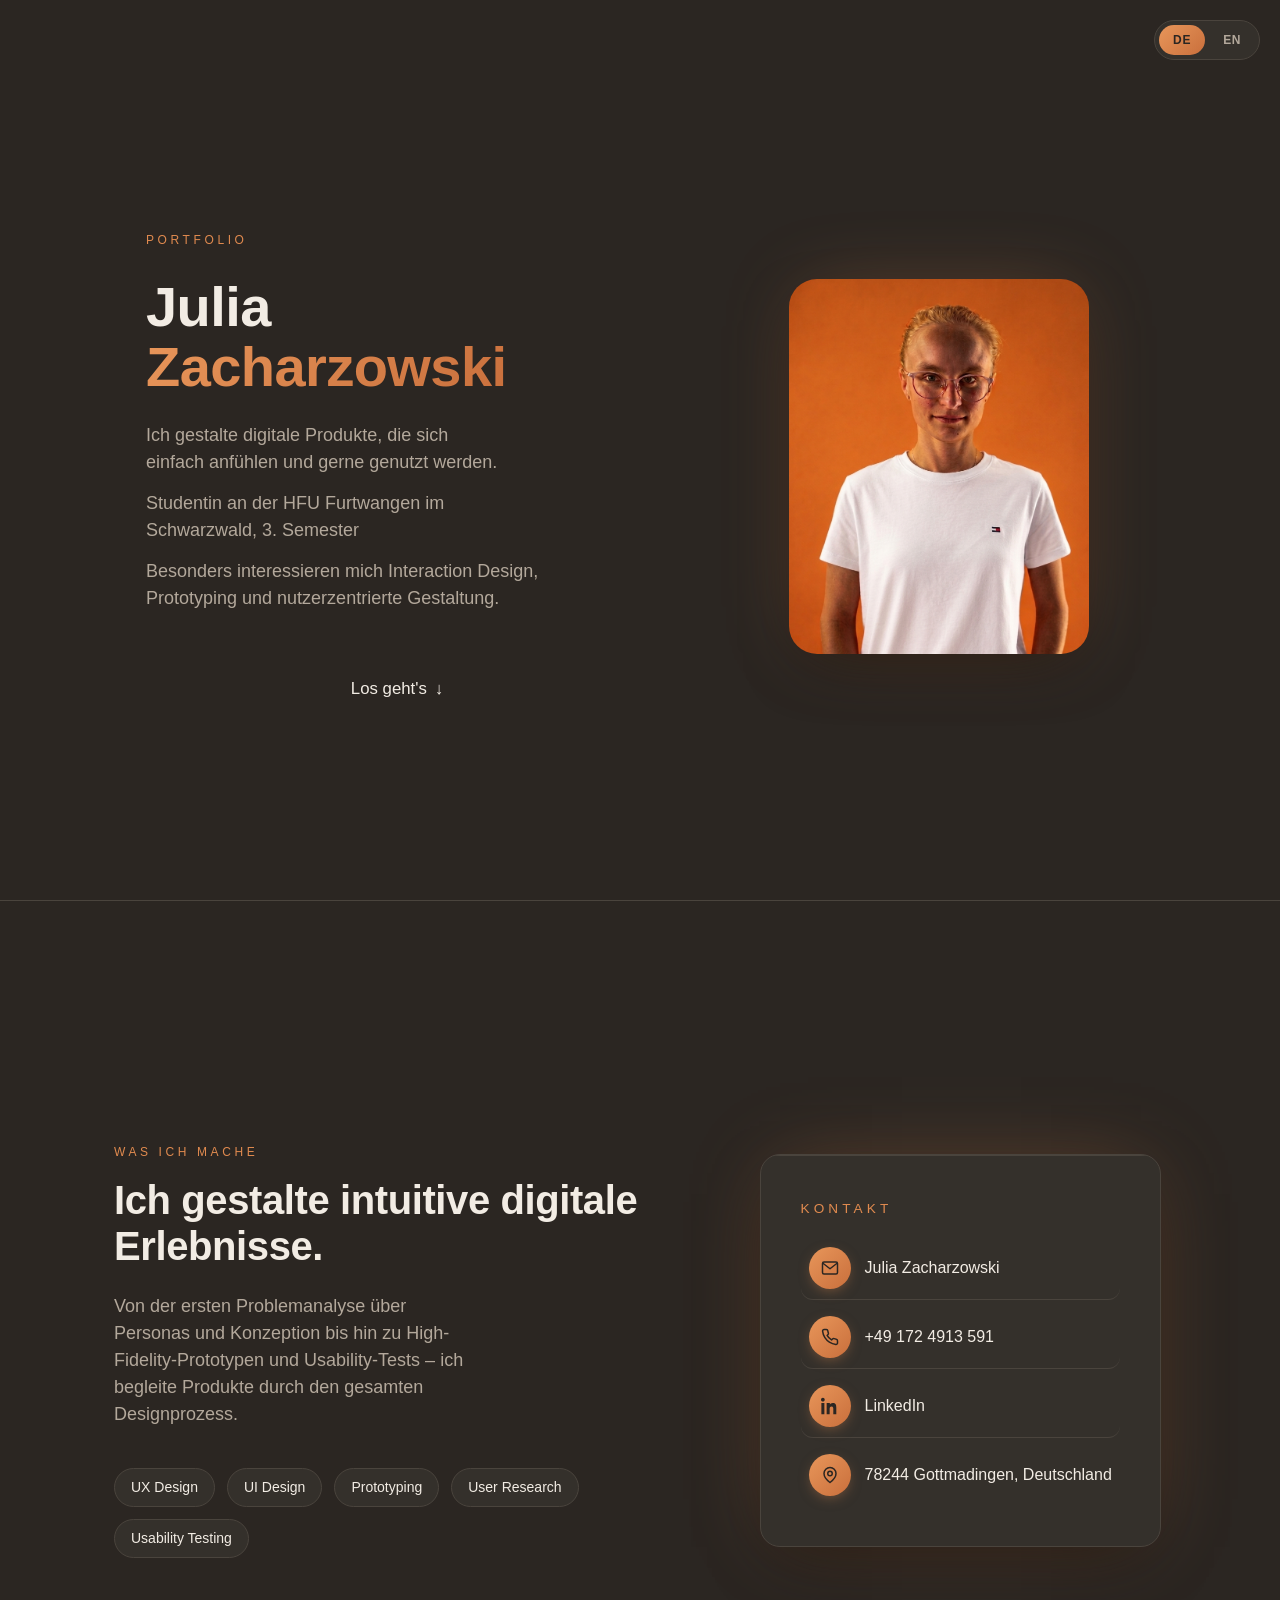
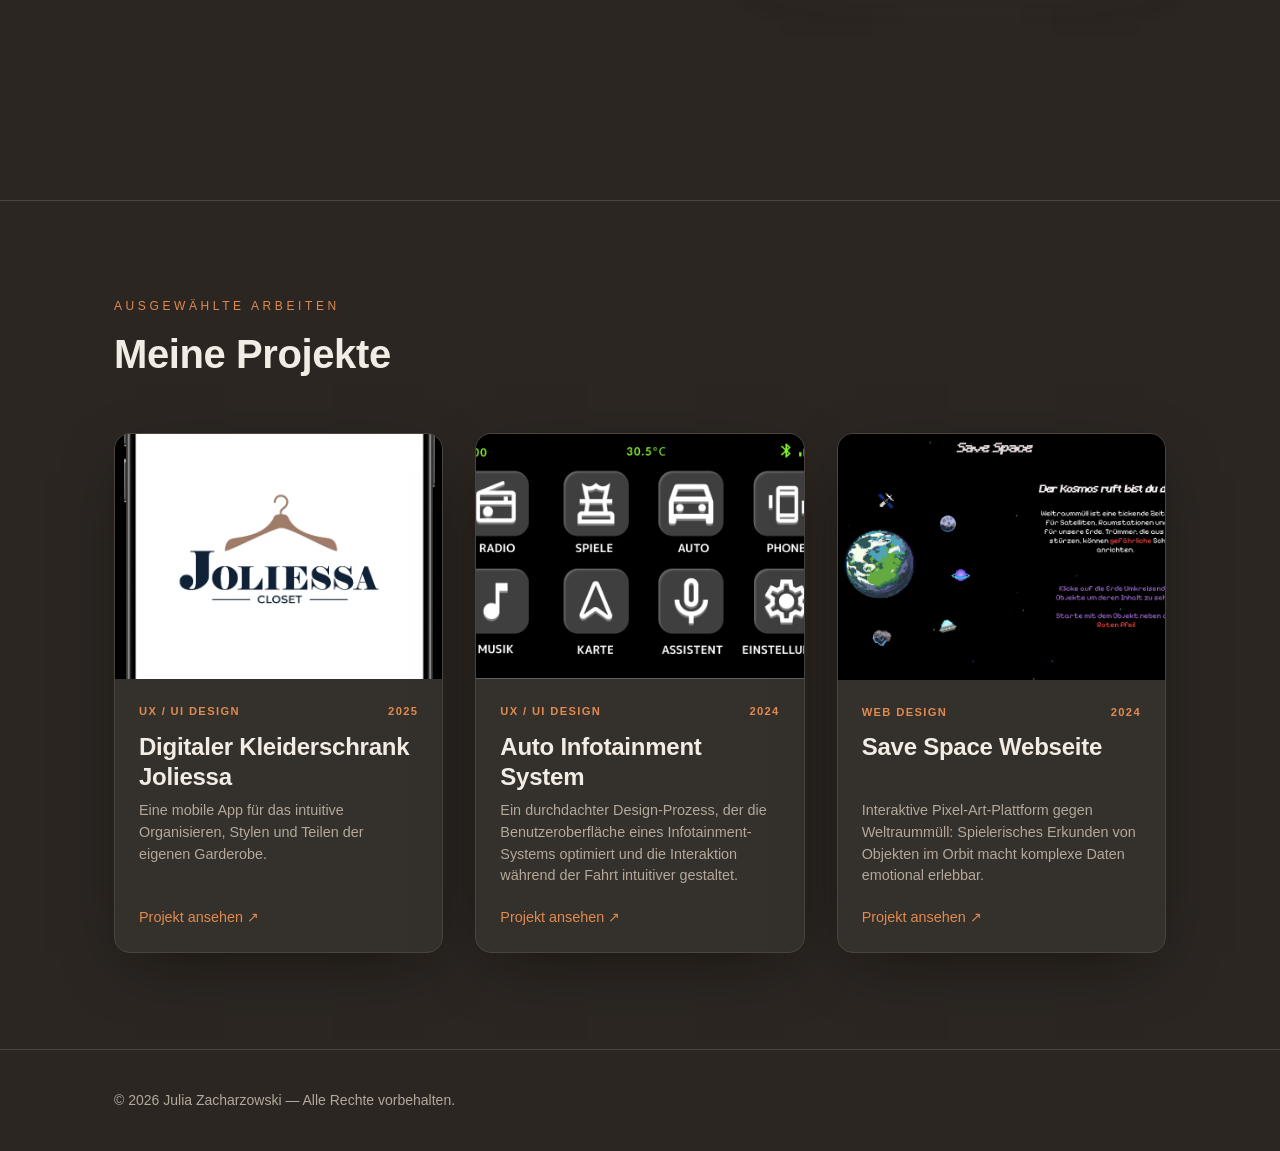
<file: index.html>
<!DOCTYPE html>
<html lang="de">
<head>
  <meta charset="UTF-8" />
  <meta name="viewport" content="width=device-width, initial-scale=1.0" />
  <title>Julia Zacharzowski Portfolio</title>
  <meta name="description" content="Portfolio von Julia Zacharzowski, UX/UI Designerin. Nutzerzentriertes Design von der Idee bis zum getesteten Prototyp." />
  <link rel="preconnect" href="https://fonts.googleapis.com" />
  <link rel="preconnect" href="https://fonts.gstatic.com" crossorigin />
  <link href="https://fonts.googleapis.com/css2?family=Arimo:wght@400;500;600;700&display=swap" rel="stylesheet" />
  <link rel="stylesheet" href="style.css" />
</head>
<body>
  <!-- Sprach-Toggle -->
  <div class="lang-toggle" role="group" aria-label="Sprache wählen / Choose language">
    <button type="button" class="lang-toggle__btn" data-lang="de">DE</button>
    <button type="button" class="lang-toggle__btn" data-lang="en">EN</button>
  </div>

  <!-- Hero -->
  <section class="hero">
    <div class="container hero__inner">
      <div class="hero__text reveal">
        <p class="eyebrow" data-i18n="hero.eyebrow">Portfolio</p>
        <h1 class="hero__title">Julia<br /><span class="text-gradient">Zacharzowski</span></h1>
        <p class="lead" data-i18n="hero.lead">Ich gestalte digitale Produkte, die sich einfach anfühlen und gerne genutzt werden.</p>
        <p class="hero__sublead" data-i18n="hero.study">Studentin an der HFU Furtwangen im Schwarzwald, 3. Semester</p>
        <p class="hero__sublead" data-i18n="hero.interests">Besonders interessieren mich Interaction Design, Prototyping und nutzerzentrierte Gestaltung.</p>
        <a href="#about" class="link-arrow"><span data-i18n="hero.cta">Los geht's</span> <span>&#8595;</span></a>
      </div>
      <div class="hero__image reveal">
        <img src="assets/hero1.png" alt="Porträt von Julia Zacharzowski" width="1280" height="1600" />
      </div>
    </div>
  </section>

  <!-- About + Kontakt -->
  <section id="about" class="section bordered">
    <div class="container grid-2">
      <div class="reveal">
        <p class="eyebrow" data-i18n="about.eyebrow">Was ich mache</p>
        <h2 class="section__title" data-i18n="about.title">Ich gestalte intuitive digitale Erlebnisse.</h2>
        <p class="lead" data-i18n="about.lead">Von der ersten Problemanalyse über Personas und Konzeption bis hin zu High-Fidelity-Prototypen und Usability-Tests – ich begleite Produkte durch den gesamten Designprozess.</p>
        <div class="tags">
          <span class="tag" data-i18n="about.tags.0">UX Design</span>
          <span class="tag" data-i18n="about.tags.1">UI Design</span>
          <span class="tag" data-i18n="about.tags.2">Prototyping</span>
          <span class="tag" data-i18n="about.tags.3">User Research</span>
          <span class="tag" data-i18n="about.tags.4">Usability Testing</span>
        </div>
      </div>
      <div class="card contact reveal">
        <p class="eyebrow" data-i18n="contact.eyebrow">Kontakt</p>
        <ul class="contact__list">
          <li>
            <span class="contact__icon">
              <svg viewBox="0 0 24 24" width="16" height="16" fill="none" stroke="currentColor" stroke-width="2" stroke-linecap="round" stroke-linejoin="round" aria-hidden="true">
                <rect x="2" y="4" width="20" height="16" rx="2" />
                <path d="m3 6 9 7 9-7" />
              </svg>
            </span>
            <a href="mailto:hallo@juliazacharzowski.de">Julia Zacharzowski</a>
          </li>
          <li>
            <span class="contact__icon">
              <svg viewBox="0 0 24 24" width="16" height="16" fill="none" stroke="currentColor" stroke-width="2" stroke-linecap="round" stroke-linejoin="round" aria-hidden="true">
                <path d="M22 16.92v3a2 2 0 0 1-2.18 2 19.79 19.79 0 0 1-8.63-3.07 19.5 19.5 0 0 1-6-6 19.79 19.79 0 0 1-3.07-8.67A2 2 0 0 1 4.11 2h3a2 2 0 0 1 2 1.72c.127.96.362 1.903.7 2.81a2 2 0 0 1-.45 2.11L8.09 9.91a16 16 0 0 0 6 6l1.27-1.27a2 2 0 0 1 2.11-.45c.907.338 1.85.573 2.81.7A2 2 0 0 1 22 16.92Z" />
              </svg>
            </span>
            <a href="tel:+49123456789">+49 172 4913 591</a>
          </li>
          <li>
            <span class="contact__icon">
              <svg viewBox="0 0 24 24" width="15" height="15" fill="currentColor" aria-hidden="true">
                <path d="M4.98 3.5C4.98 4.88 3.87 6 2.49 6S0 4.88 0 3.5 1.12 1 2.5 1s2.48 1.12 2.48 2.5ZM.5 8h4V23h-4V8Zm7.5 0h3.8v2.05h.05c.53-1 1.83-2.05 3.77-2.05 4.03 0 4.78 2.65 4.78 6.1V23h-4v-6.8c0-1.62-.03-3.7-2.26-3.7-2.26 0-2.6 1.77-2.6 3.6V23h-4V8Z"/>
              </svg>
            </span>
            <a href="https://www.linkedin.com/in/julia-zacharzowski-9a6067288" target="_blank" rel="noopener">LinkedIn</a>
          </li>
          <li>
            <span class="contact__icon">
              <svg viewBox="0 0 24 24" width="16" height="16" fill="none" stroke="currentColor" stroke-width="2" stroke-linecap="round" stroke-linejoin="round" aria-hidden="true">
                <path d="M20 10c0 6-8 12-8 12s-8-6-8-12a8 8 0 0 1 16 0Z" />
                <circle cx="12" cy="10" r="3" />
              </svg>
            </span>
            <span data-i18n="contact.address">78244 Gottmadingen, Deutschland</span>
          </li>
        </ul>
      </div>
    </div>
  </section>

  <!-- Projekte -->
  <section id="projekte" class="section bordered">
    <div class="container">
      <p class="eyebrow" data-i18n="projects.eyebrow">Ausgewählte Arbeiten</p>
      <h2 class="section__title" data-i18n="projects.title">Meine Projekte</h2>
      <div class="projects" id="projects-grid"></div>
    </div>
  </section>

  <footer class="footer">
    <div class="container">
      <span id="year"></span> <span data-i18n="footer.rights">Julia Zacharzowski — Alle Rechte vorbehalten.</span>
    </div>
  </footer>

  <!-- Scroll-nach-oben Button -->
  <button type="button" class="scroll-top" id="scroll-top-btn" aria-label="Nach oben scrollen">
    <span class="scroll-top__icon">
      <svg viewBox="0 0 24 24" width="16" height="16" fill="none" stroke="currentColor" stroke-width="2.5" stroke-linecap="round" stroke-linejoin="round" aria-hidden="true">
        <path d="M12 19V5" />
        <path d="m5 12 7-7 7 7" />
      </svg>
    </span>
    <span class="scroll-top__label" data-i18n="scrollTop">Scrollen</span>
  </button>

  <script src="data.js"></script>
  <script src="script.js"></script>
  <script>
    (function () {
      const btn = document.getElementById("scroll-top-btn");
      if (!btn) return;
      const toggle = () => btn.classList.toggle("is-visible", window.scrollY > 400);
      window.addEventListener("scroll", toggle, { passive: true });
      toggle();
      btn.addEventListener("click", () => window.scrollTo({ top: 0, behavior: "smooth" }));
    })();
  </script>
</body>
</html>
</file>
<file: style.css>
/* ===== Design Tokens ===== */
:root {
  --background: #2b2622;
  --foreground: #f2ece4;
  --card: #34302b;
  --muted-foreground: #b3a89b;
  --primary: #e08a4f;
  --primary-foreground: #2b2622;
  --secondary: #3d3833;
  --border: #4a443d;
  --radius: 16px;
  --gradient-warm: linear-gradient(135deg, #e8965a, #c96f3c);
  --shadow-soft: 0 20px 60px -20px rgba(10, 6, 4, 0.6);
  --shadow-glow: 0 0 80px -20px rgba(224, 138, 79, 0.4);
  --font-display: "Helvetica Neue", Helvetica, Arial, "Arimo", sans-serif;
  --font-sans: "Helvetica Neue", Helvetica, Arial, "Arimo", sans-serif;
}

* { box-sizing: border-box; margin: 0; padding: 0; }

html { scroll-behavior: smooth; }

body {
  background: var(--background);
  color: var(--foreground);
  font-family: var(--font-sans);
  -webkit-font-smoothing: antialiased;
  line-height: 1.5;
}

h1, h2, h3, h4 { font-family: var(--font-display); font-weight: 700; letter-spacing: -0.01em; }

a { color: inherit; text-decoration: none; }

img { display: block; max-width: 100%; }

.container { max-width: 1100px; margin: 0 auto; padding: 0 24px; }

.eyebrow {
  text-transform: uppercase;
  letter-spacing: 0.3em;
  font-size: 0.75rem;
  color: var(--primary);
  margin-bottom: 16px;
}

.lead { color: var(--muted-foreground); font-size: 1.125rem; margin-top: 24px; max-width: 36ch; }

.section { padding: 96px 0; }
#about {
  min-height: 100vh;
  display: flex;
  align-items: center;
  box-sizing: border-box;
}
#about .container { width: 100%; }
.bordered { border-top: 1px solid var(--border); }
.section__title { font-size: clamp(1.75rem, 4vw, 2.5rem); line-height: 1.15; }

.text-gradient {
  background: var(--gradient-warm);
  -webkit-background-clip: text;
  background-clip: text;
  color: transparent;
}

/* ===== Sprach-Toggle ===== */
.lang-toggle {
  position: fixed;
  top: 20px;
  right: 20px;
  z-index: 999;
  display: flex;
  gap: 4px;
  background: var(--card);
  border: 1px solid var(--border);
  border-radius: 999px;
  padding: 4px;
  box-shadow: var(--shadow-soft);
  backdrop-filter: blur(6px);
  transform: translateZ(0);
  -webkit-transform: translateZ(0);
  will-change: transform;
}
.lang-toggle__btn {
  appearance: none;
  border: none;
  background: transparent;
  color: var(--muted-foreground);
  font-family: var(--font-sans);
  font-size: 0.75rem;
  font-weight: 700;
  letter-spacing: 0.06em;
  padding: 8px 14px;
  border-radius: 999px;
  cursor: pointer;
  transition: background 0.2s ease, color 0.2s ease;
}
.lang-toggle__btn:hover:not(.is-active) { color: var(--foreground); }
.lang-toggle__btn.is-active {
  background: var(--gradient-warm);
  color: var(--primary-foreground);
}
.lang-toggle__btn:focus-visible {
  outline: 2px solid var(--primary);
  outline-offset: 2px;
}

@media (max-width: 640px) {
  .lang-toggle { top: 14px; right: 14px; }
  .lang-toggle__btn { padding: 6px 11px; font-size: 0.7rem; }
}

/* ===== Hero ===== */
/* ===== Hero Anpassung für das große Bild ===== */
.hero {
  min-height: 100vh;
  display: flex;
  align-items: center;
  padding: 96px 0 64px;
  box-sizing: border-box;
}
.hero .container { width: 100%; }
.hero__inner {
  display: grid;
  grid-template-columns: 1fr 0.85fr; /* Bild-Spalte großzügiger, wie im Referenzbild */
  gap: 64px;
  align-items: center; /* Text vertikal mittig zum Bild */
  width: 100%;
}

.hero__image {
  width: 100%;
  display: flex;
  justify-content: center;
  align-items: center;
}

.hero__image img {
  width: 100% !important;
  max-width: 300px !important; /* kompakteres Hero-Bild */
  height: auto !important;
  aspect-ratio: 4 / 5 !important; /* Hochformat statt Quadrat */
  object-fit: cover !important;
  object-position: center top !important; /* Gesicht bleibt oben fokussiert */

  border-radius: 28px !important; /* Sanftere Rundung für das große Format */
  box-shadow: var(--shadow-soft), var(--shadow-glow);
  transition: transform 0.4s ease, box-shadow 0.4s ease;
}

.hero__image img:hover {
  transform: translateY(-4px);
}

.hero__title { margin-top: 28px; font-size: clamp(2.25rem, 5vw, 3.5rem); line-height: 1.08; }

.hero__text { margin-left: 32px; }
.hero__text .lead { font-size: 1.125rem; }

.hero__sublead {
  color: var(--muted-foreground);
  font-size: 1.125rem;
  margin-top: 14px;
  max-width: 40ch;
}

.link-arrow {
  display: flex;
  width: fit-content;
  align-items: center;
  gap: 8px;
  margin: 64px auto 0;
  font-size: 1.05rem;
  font-weight: 500;
  transition: color 0.2s;
}
.link-arrow:hover { color: var(--primary); }

/* ===== Grid / About ===== */
.grid-2 { display: grid; grid-template-columns: 1.4fr 1fr; gap: 64px; align-items: start; }

.tags { display: flex; flex-wrap: wrap; gap: 12px; margin-top: 40px; }
.tag {
  border: 1px solid var(--border);
  background: var(--card);
  border-radius: 999px;
  padding: 8px 16px;
  font-size: 0.875rem;
  transition: background 0.2s ease, color 0.2s ease, border-color 0.2s ease, transform 0.2s ease;
  cursor: default;
}
.tag:hover {
  background: var(--gradient-warm);
  color: var(--primary-foreground);
  border-color: transparent;
  transform: translateY(-2px);
}

.card {
  background: var(--card);
  border: 1px solid var(--border);
  border-radius: var(--radius);
  padding: 32px;
  box-shadow: var(--shadow-soft);
}
.card.contact {
  position: relative;
  overflow: hidden;
  padding: 44px 40px 40px;
  max-width: 460px;
  margin-left: auto;
  margin-right: auto;
  align-self: center;
  font-size: 1rem;
  border-radius: 20px;
  box-shadow: var(--shadow-soft), var(--shadow-glow);
}
.card.contact::before {
  content: "";
  position: absolute;
  top: 0; left: 0; right: 0;
  height: 1px;
  background: var(--border);
}
.card.contact .eyebrow { margin-bottom: 18px; font-size: 0.85rem; }
.contact__list { list-style: none; display: flex; flex-direction: column; gap: 6px; }
.contact__list li {
  display: flex;
  align-items: center;
  gap: 14px;
  padding: 10px 8px;
  border-radius: 12px;
  transition: background 0.2s ease, transform 0.2s ease;
}
.contact__list li:hover {
  background: var(--secondary);
  transform: translateX(2px);
}
.contact__icon {
  display: flex; align-items: center; justify-content: center;
  width: 42px; height: 42px; border-radius: 999px;
  background: var(--gradient-warm); color: var(--primary-foreground); font-size: 0.95rem;
  flex-shrink: 0;
  box-shadow: 0 4px 14px -4px rgba(224, 138, 79, 0.5);
}
.card.contact .contact__icon svg { width: 18px; height: 18px; }
.contact__list a { transition: color 0.2s; font-weight: 500; }
.contact__list a:hover { color: var(--primary); }
.contact__list li:not(:last-child) { border-bottom: 1px solid var(--border); }

/* ===== Projekte ===== */
.projects {
  display: grid;
  grid-template-columns: repeat(3, 1fr);
  gap: 32px;
  margin-top: 56px;
}
.project-card {
  display: flex;
  flex-direction: column;
  background: var(--card);
  border: 1px solid var(--border);
  border-radius: var(--radius);
  overflow: hidden;
  box-shadow: var(--shadow-soft);
  transition: transform 0.3s;
}
.project-card:hover { transform: translateY(-8px); }
.project-card__img { aspect-ratio: 4/3; overflow: hidden; }
.project-card__img img { width: 100%; height: 100%; object-fit: cover; transition: transform 0.5s; }
.project-card:hover .project-card__img img { transform: scale(1.05); }
.project-card__body { padding: 24px; display: flex; flex-direction: column; flex: 1; }
.project-card__meta {
  display: flex; justify-content: space-between;
  font-size: 0.7rem; text-transform: uppercase; letter-spacing: 0.12em;
  color: var(--muted-foreground);
}
.project-card__meta span { color: var(--primary); font-weight: 600; }
.project-card__body h3 { font-size: 1.5rem; line-height: 1.25; margin-top: 12px; min-height: 3.75rem; display: flex; align-items: flex-start; }
.project-card__body p { color: var(--muted-foreground); font-size: 0.9rem; margin-top: 8px; flex: 1; }
.project-card__cta { margin-top: 20px; color: var(--primary); font-weight: 500; font-size: 0.9rem; }

/* ===== Projekt-Detailseite ===== */
.detail-header { border-bottom: 1px solid var(--border); }
.back-link {
  display: inline-flex; align-items: center; gap: 8px;
  color: var(--muted-foreground); font-size: 0.9rem; margin-top: 40px;
  transition: color 0.2s;
}
.back-link:hover { color: var(--primary); }
.detail-meta {
  display: flex; gap: 12px; align-items: center; margin-top: 40px;
  font-size: 0.7rem; text-transform: uppercase; letter-spacing: 0.12em;
  color: var(--muted-foreground);
}
.detail-meta span:not(.dot) { color: var(--primary); font-weight: 600; }
.detail-meta .dot { width: 4px; height: 4px; border-radius: 999px; background: var(--primary); }
.detail-title { font-size: clamp(2.1rem, 5.5vw, 3.25rem); margin-top: 16px; }
.detail-hero-img {
  aspect-ratio: 16/9; border-radius: var(--radius); overflow: hidden;
  box-shadow: var(--shadow-soft); margin: 48px auto 0;
  max-width: 640px;
}
.detail-hero-img img { width: 100%; height: 100%; object-fit: cover; }

.steps { margin-top: 64px; }
.step {
  display: grid; grid-template-columns: 1fr 1fr; gap: 32px; align-items: center;
  background: var(--card); border: 1px solid var(--border);
  border-radius: var(--radius); padding: 32px; box-shadow: var(--shadow-soft);
}
.step--reverse .step__text { order: 2; }
.step--text-only { grid-template-columns: 1fr; }
.step__badge-row { display: flex; align-items: center; gap: 16px; }
.step__num {
  display: flex; align-items: center; justify-content: center;
  width: 48px; height: 48px; border-radius: 999px;
  background: var(--gradient-warm); color: var(--primary-foreground);
  font-family: var(--font-display); font-size: 1.25rem; flex-shrink: 0;
}
.step__label { font-size: 0.7rem; text-transform: uppercase; letter-spacing: 0.3em; color: var(--primary); }
.step h3 { font-size: clamp(1.5rem, 4vw, 2rem); margin-top: 20px; }
.step p { color: var(--muted-foreground); margin-top: 16px; font-size: 1.125rem; }
.step__img { aspect-ratio: 4/3; border-radius: 12px; overflow: hidden; }
.step__img img { width: 100%; height: 100%; object-fit: cover; }
.step__img--contain { background: var(--card); }
.step__img--contain img { object-fit: contain; }

.step-arrow { display: flex; justify-content: center; padding: 8px 0; color: var(--primary); font-size: 2rem; }

/* ===== Ergebnisvideo (nach Schritt 5) ===== */
.result-video {
  margin-top: 32px;
  margin-bottom: 48px;
  background: var(--card);
  border: 1px solid var(--border);
  border-radius: var(--radius);
  padding: 40px;
  box-shadow: var(--shadow-soft);
}
.result-video h3 { font-size: clamp(1.5rem, 4vw, 2rem); }
.result-video__desc { color: var(--muted-foreground); margin-top: 16px; max-width: 60ch; font-size: 1.125rem; }
.result-video__media {
  margin-top: 32px;
  aspect-ratio: 16/9;
  border-radius: 12px;
  overflow: hidden;
  background: #000;
  box-shadow: var(--shadow-soft);
}

/* Handy-Hochformat: schmal & hoch, mittig, für Screen-Recordings mobiler Apps */
.result-video__media--portrait {
  aspect-ratio: 9/16;
  width: 100%;
  max-width: 300px;
  margin-left: auto;
  margin-right: auto;
}

/* Kompaktes Querformat: bleibt 16:9, aber deutlich schmaler & mittig */
.result-video__media--landscape-small {
  width: 100%;
  max-width: 560px;
  margin-left: auto;
  margin-right: auto;
}

.result-video__media video {
  width: 100%;
  height: 100%;
  object-fit: contain;
  object-position: center top;
  display: block;
  background: #000;
}
.result-video__image { width: 100%; height: 100%; }
.result-video__image img { width: 100%; height: 100%; object-fit: cover; display: block; cursor: zoom-in; }
.result-video__player {
  position: relative;
  width: 100%;
  height: 100%;
}
.result-video__player video {
  width: 100%;
  height: 100%;
  object-fit: contain;
  object-position: center top;
  display: block;
  background: #000;
  cursor: pointer;
}
.video-control {
  position: absolute;
  border: none;
  border-radius: 999px;
  background: rgba(43, 38, 34, 0.75);
  color: var(--foreground);
  display: flex;
  align-items: center;
  justify-content: center;
  cursor: pointer;
  transition: background 0.2s ease, transform 0.2s ease, opacity 0.2s ease;
  z-index: 2;
}
.video-control:hover { background: var(--gradient-warm); color: var(--primary-foreground); }
.video-control--play {
  top: 50%;
  left: 50%;
  transform: translate(-50%, -50%);
  width: 64px;
  height: 64px;
  font-size: 1.4rem;
  padding-left: 4px; /* optische Zentrierung des Play-Dreiecks */
}
.result-video__player.is-playing .video-control--play {
  opacity: 0;
}
.result-video__player.is-playing:hover .video-control--play,
.result-video__player.is-playing:focus-within .video-control--play {
  opacity: 1;
}
.video-control--fullscreen {
  bottom: 16px;
  right: 16px;
  width: 42px;
  height: 42px;
  font-size: 1rem;
}
/* Native Video-Steuerleiste bleibt für alle Fälle ausgeblendet (kein Ton-Regler) */
.result-video__player video::-webkit-media-controls {
  display: none !important;
}
.result-video__placeholder {
  width: 100%;
  height: 100%;
  display: flex;
  align-items: center;
  justify-content: center;
  color: var(--muted-foreground);
  font-size: 0.9rem;
  text-align: center;
  padding: 24px;
  background: repeating-linear-gradient(
    135deg,
    var(--secondary),
    var(--secondary) 10px,
    var(--card) 10px,
    var(--card) 20px
  );
}

.more-projects { margin-top: 96px; border-top: 1px solid var(--border); padding-top: 48px; }
.more-projects .links { display: flex; flex-wrap: wrap; gap: 16px; margin-top: 24px; }
.more-projects a {
  border: 1px solid var(--border); background: var(--card);
  border-radius: 999px; padding: 12px 20px; font-size: 0.9rem; transition: 0.2s;
}
.more-projects a:hover { border-color: var(--primary); color: var(--primary); }

/* ===== Zoombare Bilder & Lightbox ===== */
img.zoomable {
  cursor: zoom-in;
  transition: transform 0.3s ease, filter 0.3s ease;
}
img.zoomable:hover {
  transform: scale(1.03);
  filter: brightness(1.05);
}

.lightbox-overlay {
  position: fixed;
  inset: 0;
  z-index: 1200;
  display: flex;
  align-items: center;
  justify-content: center;
  padding: 40px;
  background: rgba(10, 8, 6, 0.9);
  backdrop-filter: blur(6px);
  opacity: 0;
  pointer-events: none;
  transition: opacity 0.25s ease;
}
.lightbox-overlay.is-open { opacity: 1; pointer-events: auto; }
.lightbox-overlay img {
  max-width: 90vw;
  max-height: 85vh;
  width: auto;
  border-radius: 12px;
  box-shadow: var(--shadow-soft);
  cursor: default;
}
.lightbox-close {
  position: absolute;
  top: 24px;
  right: 24px;
  width: 44px;
  height: 44px;
  border-radius: 999px;
  border: 1px solid var(--border);
  background: var(--card);
  color: var(--foreground);
  font-size: 1.5rem;
  line-height: 1;
  cursor: pointer;
  display: flex;
  align-items: center;
  justify-content: center;
  transition: background 0.2s, color 0.2s;
}
.lightbox-close:hover { background: var(--gradient-warm); color: var(--primary-foreground); }
body.lightbox-active { overflow: hidden; }
body.lightbox-active .lang-toggle { display: none; }

@media (max-width: 640px) {
  .lightbox-overlay { padding: 20px; }
  .lightbox-close { top: 14px; right: 14px; width: 38px; height: 38px; }
}

/* ===== Footer ===== */
.footer { border-top: 1px solid var(--border); padding: 40px 0; color: var(--muted-foreground); font-size: 0.875rem; }

/* ===== Scroll-nach-oben Button ===== */
.scroll-top {
  position: fixed;
  bottom: 24px;
  left: 24px;
  z-index: 998;
  display: flex;
  align-items: center;
  gap: 0;
  background: var(--card);
  border: 1px solid var(--border);
  color: var(--foreground);
  font-family: var(--font-sans);
  font-size: 0.8rem;
  font-weight: 600;
  letter-spacing: 0.02em;
  padding: 6px;
  border-radius: 999px;
  cursor: pointer;
  box-shadow: var(--shadow-soft);
  opacity: 0;
  transform: translateY(8px);
  pointer-events: none;
  transition: opacity 0.25s ease, transform 0.25s ease, background 0.2s ease, padding 0.25s ease;
}
.scroll-top.is-visible {
  opacity: 1;
  transform: translateY(0);
  pointer-events: auto;
}
.scroll-top__icon {
  display: flex;
  align-items: center;
  justify-content: center;
  width: 36px;
  height: 36px;
  border-radius: 999px;
  background: var(--gradient-warm);
  color: var(--primary-foreground);
  flex-shrink: 0;
  transition: transform 0.25s ease;
}
.scroll-top__icon svg { width: 16px; height: 16px; }
.scroll-top__label {
  max-width: 0;
  opacity: 0;
  overflow: hidden;
  white-space: nowrap;
  margin-left: 0;
  transition: max-width 0.3s ease, opacity 0.2s ease, margin-left 0.3s ease;
}
.scroll-top:hover,
.scroll-top:focus-visible {
  padding-right: 16px;
}
.scroll-top:hover .scroll-top__label,
.scroll-top:focus-visible .scroll-top__label {
  max-width: 100px;
  opacity: 1;
  margin-left: 10px;
}
.scroll-top:hover .scroll-top__icon,
.scroll-top:focus-visible .scroll-top__icon {
  transform: translateY(-2px);
}

@media (max-width: 640px) {
  .scroll-top { bottom: 16px; left: 16px; }
  .scroll-top__icon { width: 32px; height: 32px; }
}

/* ===== Reveal-Animation ===== */
.reveal { opacity: 0; transform: translateY(24px); transition: opacity 0.7s ease, transform 0.7s ease; }
.reveal.is-visible { opacity: 1; transform: none; }

/* ===== Responsive ===== */
@media (max-width: 860px) {
  .hero__inner { grid-template-columns: 1fr; }
  .hero__text { order: 2; }
  .hero__image { order: 1; }
  .hero__image img { width: 130px; max-width: 45%; }
  .grid-2 { grid-template-columns: 1fr; gap: 40px; }
  .projects { grid-template-columns: 1fr; }
  .step { grid-template-columns: 1fr; }
  .step--reverse .step__text { order: 0; }
  .result-video { padding: 24px; }
}
</file>
